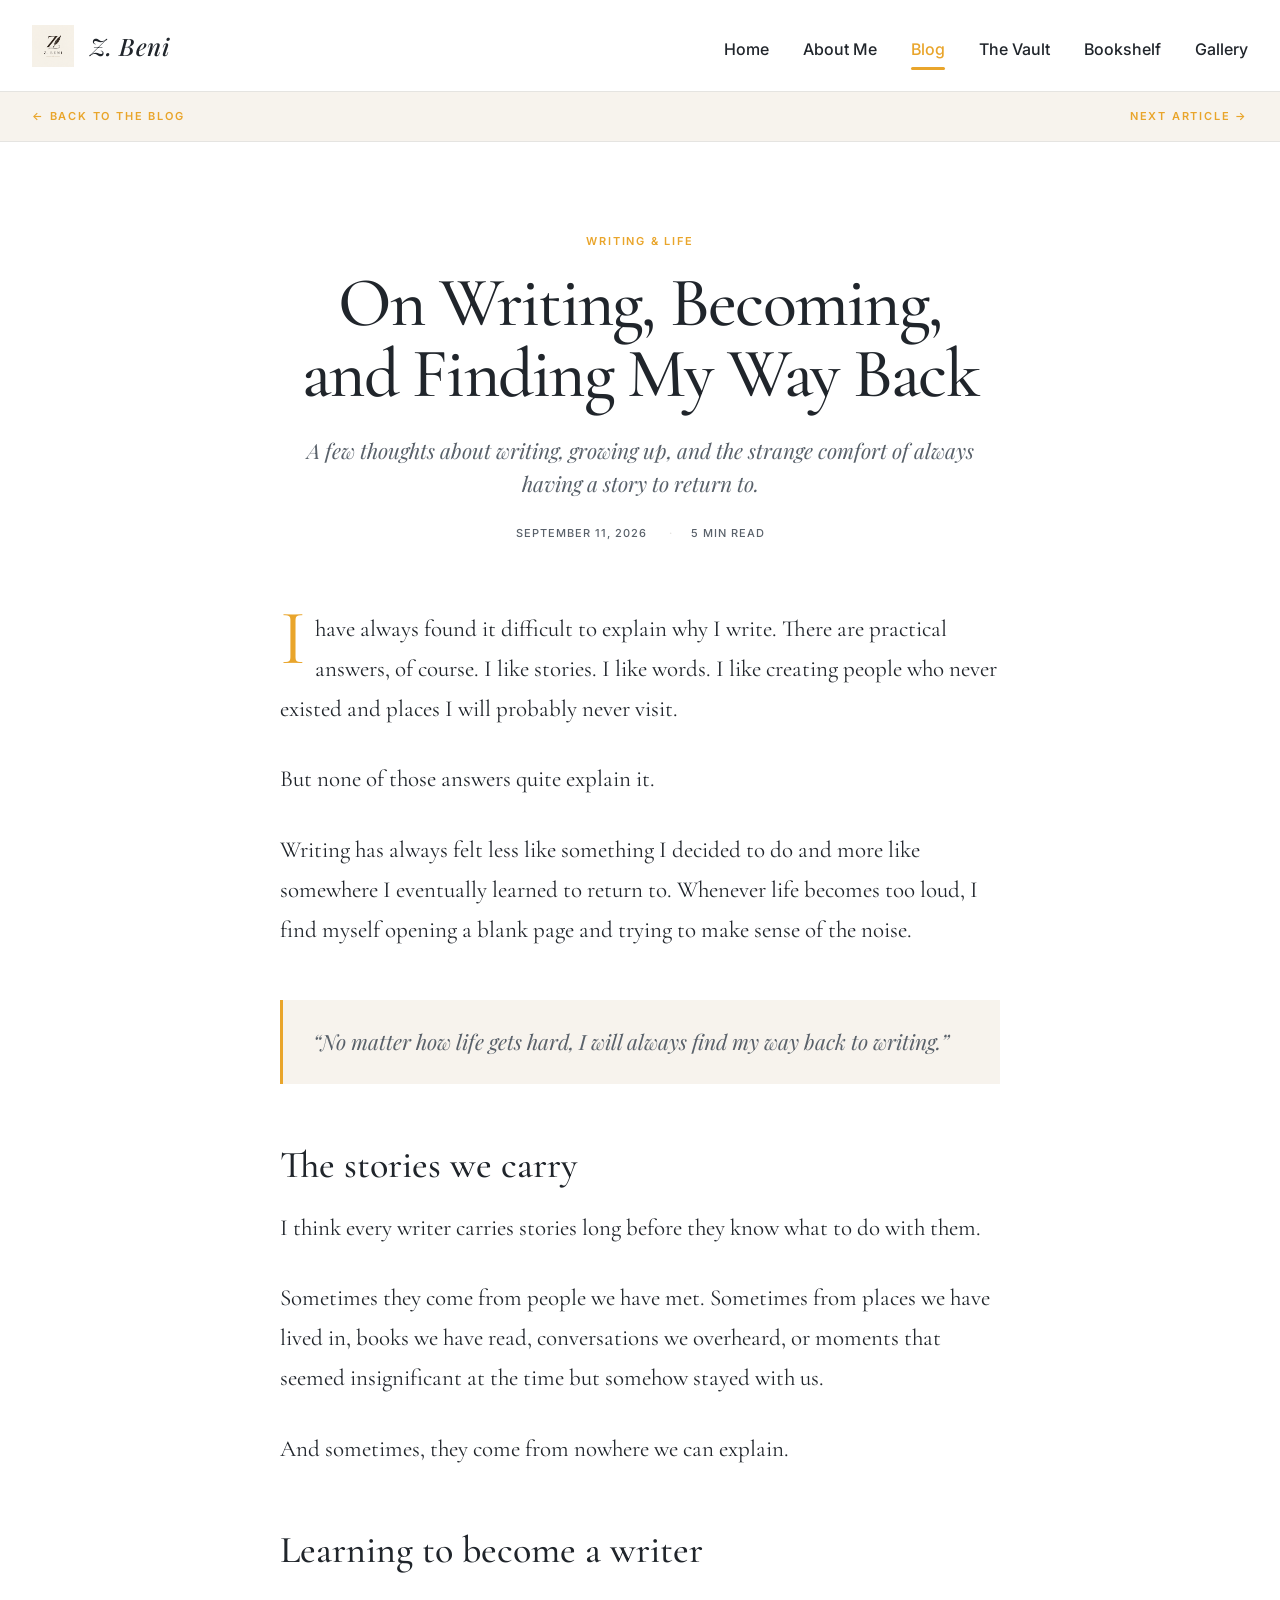
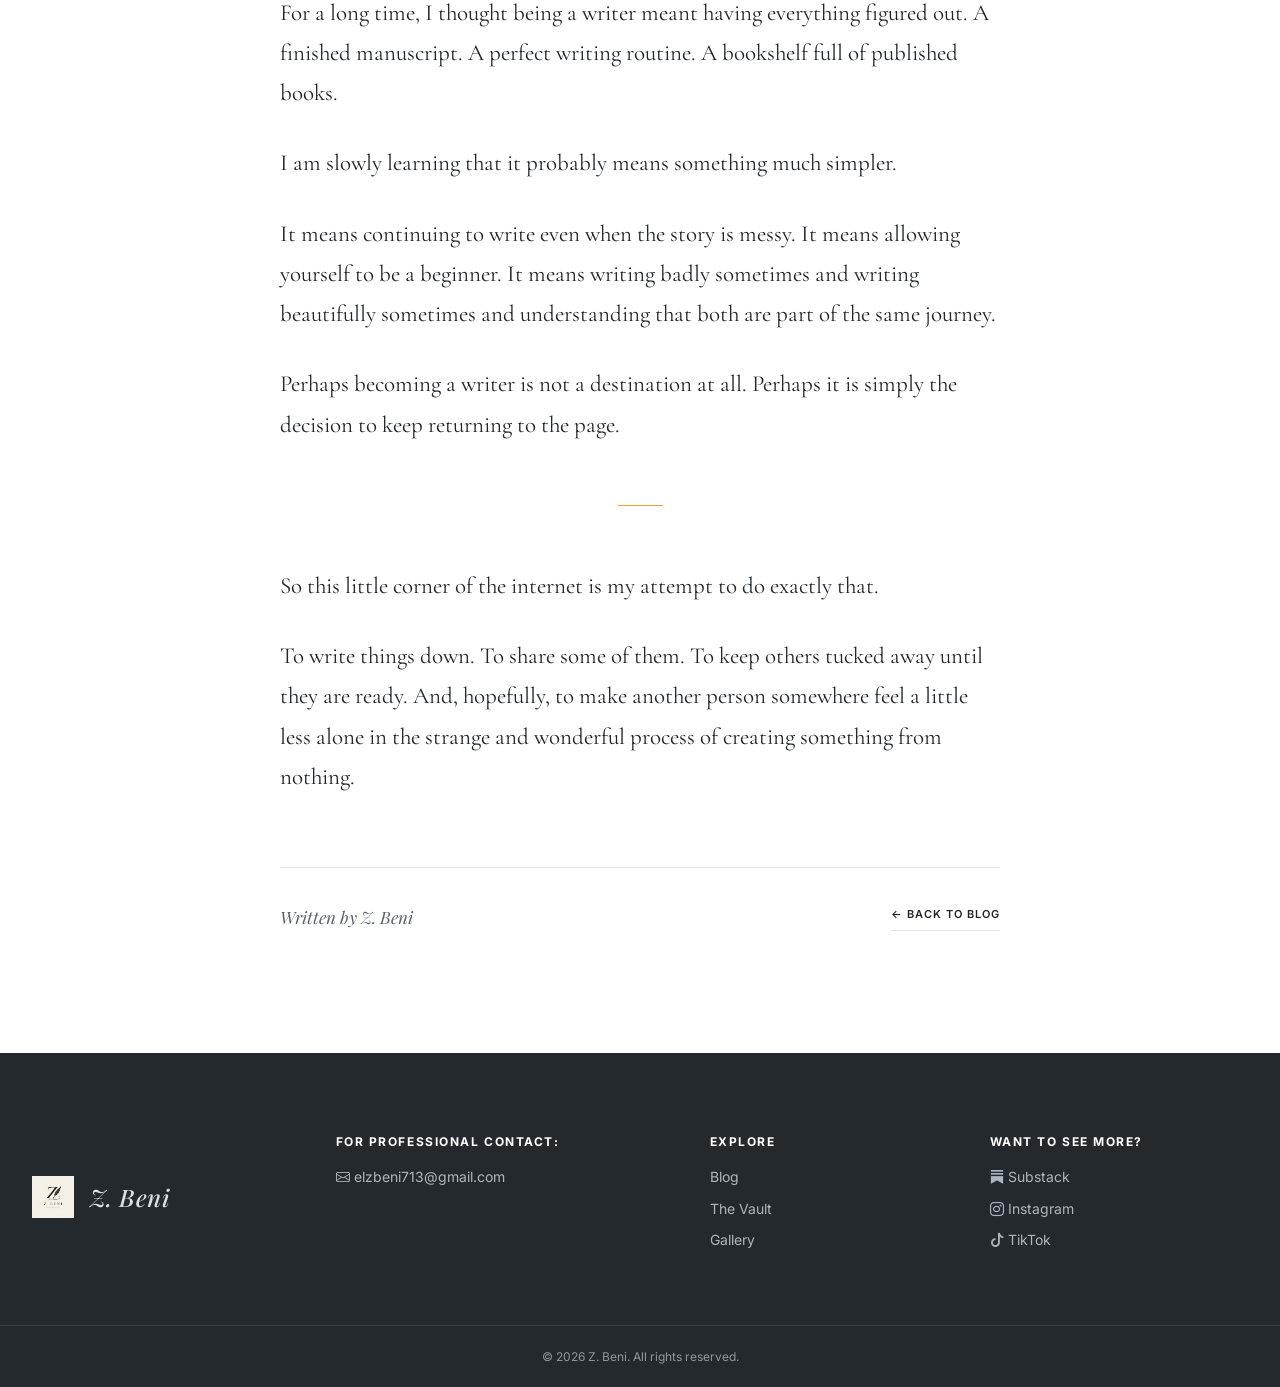
<file: blog-post-template.html>
<!DOCTYPE html>

<html lang="en">

<head>
  <meta charset="UTF-8">
  <meta name="viewport" content="width=device-width, initial-scale=1.0">
  <meta name="description" content="Z. Beni — writer, storyteller, and creative journal.">
  <link rel="stylesheet" href="https://cdn.jsdelivr.net/npm/bootstrap-icons@1.11.3/font/bootstrap-icons.min.css">
  <title>Z. Beni | About Me</title>
  <link rel="icon" type="image/png" href="assets/zlogo.png">

  <link rel="preconnect" href="https://fonts.googleapis.com">
  <link rel="preconnect" href="https://fonts.gstatic.com" crossorigin>

  <link
    href="https://fonts.googleapis.com/css2?family=Cormorant+Garamond:wght@400;500;600&family=Inter:wght@400;500;600&family=Playfair+Display:ital,wght@0,500;0,600;1,500&display=swap"
    rel="stylesheet">

  <link rel="stylesheet" href="styles.css">


  <style>
    /* ========================================
     PAGE TITLE
  ======================================== */

    .page-title {
      background: var(--cream);
      padding: 15px 0;
    }

    .page-title-inner {
      width: min(1340px, calc(100% - 64px));
      margin: auto;
      display: flex;
      justify-content: space-between;
      align-items: center;
    }

    .eyebrow {
      margin: 0;
      font-family: "Inter", sans-serif;
      font-size: 11px;
      font-weight: 600;
      letter-spacing: 1.8px;
      text-transform: uppercase;
      color: var(--accent);
      text-decoration: none;
      transition: color 0.2s ease;
    }
    
    .eyebrow:hover {
      color: var(--ink);
    }


    /* ========================================
     BLOG POST
  ======================================== */

    .post-page {
      width: min(850px, calc(100% - 64px));
      margin: 90px auto 120px;
    }


    /* ========================================
     POST HEADER
  ======================================== */

    .post-header {
      text-align: center;
      max-width: 760px;
      margin: 0 auto 65px;
    }

    .post-category {
      margin: 0 0 15px;

      font-family: "Inter", sans-serif;
      font-size: 11px;
      font-weight: 600;
      letter-spacing: 1.8px;
      text-transform: uppercase;

      color: var(--accent);
    }

    .post-header h1 {
      margin: 0 auto 25px;

      font-family: "Cormorant Garamond", serif;
      font-size: 70px;
      font-weight: 500;
      line-height: 1.02;

      color: var(--ink);
    }

    .post-intro {
      max-width: 680px;
      margin: 0 auto 25px;

      font-family: "Playfair Display", serif;
      font-size: 21px;
      line-height: 1.55;
      font-style: italic;

      color: var(--muted);
    }

    .post-meta {
      display: flex;
      justify-content: center;
      align-items: center;
      gap: 18px;

      font-family: "Inter", sans-serif;
      font-size: 11px;
      font-weight: 500;
      letter-spacing: 1px;
      text-transform: uppercase;

      color: var(--muted);
    }

    .post-meta span:not(:last-child)::after {
      content: "·";
      margin-left: 18px;
      color: var(--line);
    }





    /* ========================================
     ARTICLE
  ======================================== */

    .post-content {
      max-width: 720px;
      margin: auto;
    }

    .post-content p {
      margin: 0 0 30px;

      font-family: "Cormorant Garamond", serif;
      font-size: 23px;
      line-height: 1.75;

      color: var(--ink);
    }

    .post-content h2 {
      margin: 60px 0 20px;

      font-family: "Cormorant Garamond", serif;
      font-size: 38px;
      font-weight: 500;
      line-height: 1.15;

      color: var(--ink);
    }

    .post-content h3 {
      margin: 45px 0 15px;

      font-family: "Cormorant Garamond", serif;
      font-size: 30px;
      font-weight: 500;

      color: var(--ink);
    }

    .post-content strong {
      font-weight: 600;
    }

    .post-content em {
      font-style: italic;
    }

    .post-content a {
      color: var(--ink);
      text-decoration-color: var(--accent);
      text-underline-offset: 4px;
    }

    .post-content blockquote {
      margin: 50px 0;

      padding: 25px 30px;

      border-left: 3px solid var(--accent);

      background: var(--cream);

      font-family: "Playfair Display", serif;
      font-size: 21px;
      line-height: 1.6;
      font-style: italic;

      color: var(--muted);
    }


    /* ========================================
     DROP CAP
  ======================================== */

    .drop-cap::first-letter {
      float: left;

      margin-right: 9px;

      font-family: "Cormorant Garamond", serif;
      font-size: 78px;
      line-height: .75;

      color: var(--accent);
    }


    /* ========================================
     DIVIDER
  ======================================== */

    .post-divider {
      width: 45px;
      height: 1px;

      margin: 60px auto;

      background: var(--accent);
    }


    /* ========================================
     POST FOOTER
  ======================================== */

    .post-end {
      max-width: 720px;
      margin: 70px auto 0;

      padding-top: 35px;

      border-top: 1px solid var(--line);

      display: flex;
      justify-content: space-between;
      align-items: center;
      gap: 30px;
    }

    .post-author {
      margin: 0;

      font-family: "Playfair Display", serif;
      font-size: 17px;
      font-style: italic;

      color: var(--muted);
    }

    .back-link {
      display: block;
      width: max-content;

      font-family: "Inter", sans-serif;
      font-size: 11px;
      font-weight: 600;
      letter-spacing: 1px;
      text-transform: uppercase;

      text-decoration: none;

      color: var(--ink);

      border-bottom: 1px solid var(--line);

      padding-bottom: 5px;

      transition: .2s ease;
    }

    .back-link:hover {
      color: var(--accent);
      border-color: var(--accent);
    }


    /* ========================================
     MOBILE
  ======================================== */

    @media (max-width:720px) {

      .page-title {
        padding: 45px 0 50px;
      }

      .page-title-inner {
        width: calc(100% - 40px);
      }

      .page-title h1 {
        font-size: 48px;
      }

      .post-page {
        width: calc(100% - 40px);
        margin: 65px auto 90px;
      }

      .post-header {
        margin-bottom: 50px;
      }

      .post-header h1 {
        font-size: 54px;
      }

      .post-intro {
        font-size: 19px;
      }

      .post-meta {
        flex-wrap: wrap;
        gap: 10px;
      }



      .post-content p {
        font-size: 21px;
        line-height: 1.7;
      }

      .post-content h2 {
        font-size: 34px;
        margin-top: 50px;
      }

      .post-content h3 {
        font-size: 28px;
      }

      .post-content blockquote {
        font-size: 19px;
        padding: 20px 22px;
      }

      .post-end {
        flex-direction: column;
        align-items: flex-start;
      }

    }


    @media (max-width:450px) {

      .page-title-inner {
        width: calc(100% - 28px);
      }

      .post-page {
        width: calc(100% - 28px);
      }

      .post-header h1 {
        font-size: 47px;
      }

      .post-intro {
        font-size: 18px;
      }

      .post-content p {
        font-size: 20px;
      }

      .post-content h2 {
        font-size: 31px;
      }

    }
  </style>

</head>


<body>


  <!-- ========================================
     HEADER
======================================== -->

  <header class="site-header">

    <div class="nav-wrap">

      <a class="brand" href="index.html" aria-label="Z. Beni home">

        <img src="assets/zlogo.png" alt="Z. Beni logo">

        <span>Z. Beni</span>

      </a>


      <button class="menu-toggle" aria-label="Open menu" aria-expanded="false">
        ☰
      </button>


      <nav class="nav">

        <a href="index.html">
          Home
        </a>

        <a href="aboutme.html">
          About Me
        </a>

        <a class="active" href="blog.html">
          Blog
        </a>

        <a href="vault.html">
          The Vault
        </a>

        <a href="bookshelf.html">
          Bookshelf
        </a>

        <a href="gallery.html">
          Gallery
        </a>

      </nav>

    </div>

  </header>



  <!-- ========================================
     PAGE TITLE
======================================== -->

  <div class="page-title">

    <div class="page-title-inner">

      <a class="eyebrow" href="blog.html">
        &larr; Back to the Blog
      </a>
      <a class="eyebrow" href="blog-post-template.html">
        Next Article &rarr;
      </a>

    </div>

  </div>



  <!-- ========================================
     BLOG POST
======================================== -->

  <main class="post-page">


    <!-- POST HEADER -->

    <header class="post-header">

      <p class="post-category">
        Writing & Life
      </p>

      <h1>
        On Writing, Becoming,
        <br>
        and Finding My Way Back
      </h1>

      <p class="post-intro">
        A few thoughts about writing, growing up,
        and the strange comfort of always having
        a story to return to.
      </p>


      <div class="post-meta">

        <span>
          September 11, 2026
        </span>

        <span>
          5 min read
        </span>

      </div>

    </header>







    <!-- ARTICLE -->

    <article class="post-content">


      <p class="drop-cap">
        I have always found it difficult to explain why I write.
        There are practical answers, of course. I like stories.
        I like words. I like creating people who never existed
        and places I will probably never visit.
      </p>


      <p>
        But none of those answers quite explain it.
      </p>


      <p>
        Writing has always felt less like something I decided to do
        and more like somewhere I eventually learned to return to.
        Whenever life becomes too loud, I find myself opening a blank
        page and trying to make sense of the noise.
      </p>


      <blockquote>
        “No matter how life gets hard, I will always find my way
        back to writing.”
      </blockquote>


      <h2>
        The stories we carry
      </h2>


      <p>
        I think every writer carries stories long before they know
        what to do with them.
      </p>


      <p>
        Sometimes they come from people we have met. Sometimes from
        places we have lived in, books we have read, conversations
        we overheard, or moments that seemed insignificant at the
        time but somehow stayed with us.
      </p>


      <p>
        And sometimes, they come from nowhere we can explain.
      </p>


      <h2>
        Learning to become a writer
      </h2>


      <p>
        For a long time, I thought being a writer meant having
        everything figured out. A finished manuscript. A perfect
        writing routine. A bookshelf full of published books.
      </p>


      <p>
        I am slowly learning that it probably means something much
        simpler.
      </p>


      <p>
        It means continuing to write even when the story is messy.
        It means allowing yourself to be a beginner. It means writing
        badly sometimes and writing beautifully sometimes and
        understanding that both are part of the same journey.
      </p>


      <p>
        Perhaps becoming a writer is not a destination at all.
        Perhaps it is simply the decision to keep returning to the
        page.
      </p>


      <div class="post-divider"></div>


      <p>
        So this little corner of the internet is my attempt to do
        exactly that.
      </p>


      <p>
        To write things down. To share some of them. To keep others
        tucked away until they are ready. And, hopefully, to make
        another person somewhere feel a little less alone in the
        strange and wonderful process of creating something from
        nothing.
      </p>


    </article>



    <!-- POST FOOTER -->

    <div class="post-end">

      <div class="post-author">
        Written by Z. Beni
      </div>

      <a href="blog.html" class="back-link">
        ← Back to Blog
      </a>

    </div>


  </main>



  <footer class="site-footer">

    <div class="container footer-grid">
      <a class="brand" href="index.html" aria-label="Z. Beni home">
        <img src="assets/zlogo.png" alt="Z. Beni logo">
        <span>Z. Beni</span>
      </a>


      <div class="professional-contact">

        <h4>For professional contact:</h4>

        <a href="mailto:elzbeni713@gmail.com">
          <i class="bi bi-envelope"></i>
          elzbeni713@gmail.com
        </a>

      </div>


      <div>

        <h4>Explore</h4>

        <a href="blog.html">Blog</a>
        <a href="vault.html">The Vault</a>
        <a href="gallery.html">Gallery</a>

      </div>


      <div>

        <h4>Want to see more?</h4>

        <a href="https://substack.com/@zbeni" data-demo-link>
          <i class="bi bi-substack"></i>
          Substack
        </a>

        <a href="https://www.instagram.com/authorzbeniz/" data-demo-link>
          <i class="bi bi-instagram"></i>
          Instagram
        </a>

        <a href="https://www.tiktok.com/@authorzbeniz?_r=1&_t=ZS-99d5FyFltzw/" data-demo-link>
          <i class="bi bi-tiktok"></i>
          TikTok
        </a>

      </div>

    </div>

    <div class="copyright">
      © <span id="year"></span> Z. Beni. All rights reserved.
    </div>

  </footer>




  <!-- ========================================
     JAVASCRIPT
======================================== -->

  <script>

    /* Current year */

    const year = document.getElementById("year");

    if (year) {
      year.textContent = new Date().getFullYear();
    }


    /* Mobile menu */

    const menuToggle =
      document.querySelector(".menu-toggle");

    const nav =
      document.querySelector(".nav");


    if (menuToggle && nav) {

      menuToggle.addEventListener("click", () => {

        const isOpen =
          nav.classList.toggle("open");

        menuToggle.setAttribute(
          "aria-expanded",
          isOpen
        );

      });

    }

  </script>

</body>

</html>
</file>
<file: styles.css>
:root{
  --ink:#20252b;
  --muted:#59616a;
  --cream:#f7f3ed;
  --paper:#fbfaf8;
  --line:#e5e4e1;
  --dark:#24292e;
  --accent:#e9a52b;
  --max:1340px;
}

*{
  box-sizing:border-box;
}

html{
  scroll-behavior:smooth;
}

body{
  margin:0;
  color:var(--ink);
  background:#fff;
  font-family:Inter,Arial,sans-serif;
  font-size:16px;
  line-height:1.75;
}

img{
  max-width:100%;
  display:block;
}

a{
  color:inherit;
  text-decoration:none;
}

button,
input{
  font:inherit;
}

.container{
  width:min(var(--max),calc(100% - 64px));
  margin-inline:auto;
}


/* =========================
   HEADER
========================= */

.site-header{
  height:92px;
  border-bottom:1px solid var(--line);
  background:#fff;
  position:sticky;
  top:0;
  z-index:50;
}

.nav-wrap{
  height:100%;
  width:min(var(--max),calc(100% - 64px));
  margin:auto;
  display:flex;
  align-items:center;
  justify-content:space-between;
}

/*//.resource-list{
  text-align: center;
}//*/

.resource-list a{
  color:var(--accent);
  text-decoration:underline;
}

.resource-list a:hover{
  color:var(--ink);
}

.signature img{
  width:150px;
  height:auto;
  margin:0 auto;
}


/* Small logo in the corner */

.brand{
  display:flex;
  align-items:center;
  gap:16px;
}

.brand img{
  width:42px;
  height:42px;
  object-fit:contain;
  display:block;
}

.brand span{
  display:block;
  font-family:"Playfair Display",serif;
  font-size:24px;
  font-style:italic;
  font-weight:500;
  letter-spacing:.02em;
}


/* Navigation */

.nav{
  display:flex;
  align-items:center;
  gap:34px;
}

.nav a{
  font-size:16px;
  font-weight:500;
  padding:32px 0 25px;
  position:relative;
  transition:color .2s ease;
}


/* Header link hover */

.nav a:hover{
  color:var(--accent);
}


/* Current page */

.nav a.active{
  color:var(--accent);
}

.nav a.active:after{
  content:"";
  height:3px;
  background:var(--accent);
  position:absolute;
  left:0;
  right:0;
  bottom:18px;
  border-radius:3px;
}


/* Hover underline */

.nav a:not(.active):hover:after{
  content:"";
  height:3px;
  background:var(--accent);
  position:absolute;
  left:0;
  right:0;
  bottom:18px;
  border-radius:3px;
}

.menu-toggle{
  display:none;
  border:0;
  background:none;
  font-size:25px;
}


/* =========================
   TYPE
========================= */

h1,
h2,
h3,
h4{
  font-family:"Playfair Display",Georgia,serif;
  line-height:1.12;
  margin:0 0 20px;
}

h1{
  font-size:54px;
  letter-spacing:-.025em;
}

h2{
  font-size:37px;
}

h3{
  font-size:25px;
}

p{
  margin:0 0 22px;
}

.eyebrow{
  font-size:12px;
  text-transform:uppercase;
  letter-spacing:.18em;
  font-weight:600;
  color:var(--accent);
  margin-bottom:14px;
}

.big-eyebrow{
  font-size:30px;
  text-transform:uppercase;
  letter-spacing:.18em;
  font-weight:600;
  color:var(--accent);
  margin-bottom:14px;
}

.lead{
  font-family:"Cormorant Garamond",serif;
  font-size:26px;
  line-height:1.4;
}

.text-link{
  font-weight:600;
  color:var(--ink);
  border-bottom:1px solid var(--ink);
  padding-bottom:2px;
  transition:.2s;
}

.text-link:hover{
  color:var(--accent);
  border-color:var(--accent);
}


/* =========================
   IMAGES / PLACEHOLDERS
========================= */

.image-slot{
  position:relative;
  overflow:hidden;
  background:var(--cream);
}

.image-slot img{
  width:100%;
  height:100%;
  object-fit:cover;
  position:relative;
  z-index:2;
}

.image-placeholder{
  position:absolute;
  inset:0;
  display:grid;
  place-content:center;
  text-align:center;
  color:#8b867f;
  background:linear-gradient(135deg,#eee8df,#faf8f4);
  font-size:13px;
  letter-spacing:.12em;
}

.image-placeholder small{
  display:block;
  font-size:10px;
  letter-spacing:.04em;
  margin-top:6px;
  color:#aaa39b;
}

.image-slot img + .image-placeholder{
  z-index:1;
}


/* =========================
   HOME
========================= */

.home-grid{
  display:grid;
  grid-template-columns:minmax(0,1fr) 350px;
  gap:62px;
  padding-top:95px;
  padding-bottom:95px;
}

.main-column{
  max-width:900px;
}

.hero-photo{
  height:530px;
  margin-bottom:55px;
}

.hero-photo img{
  object-position:center;
}

.sidebar{
  display:flex;
  flex-direction:column;
  gap:52px;
}

.sidebar-card h2{
  font-size:31px;
}

.portrait{
  width:195px;
  height:290px;
  border-radius:0;
  margin:28px 0 38px;
}

.about-card p{
  font-size:15px;
}

.resource-list{
  margin:35px 0 42px;
  display:grid;
  gap:13px;
  font-size:16px;
}

.resource-list div:first-letter{
  color:var(--accent);
}

.connect-card label{
  display:block;
  font-size:14px;
  margin-bottom:7px;
}

.connect-card label span{
  font-size:12px;
}

.connect-card input{
  width:100%;
  height:52px;
  border:1px solid #d8d8d8;
  padding:0 14px;
  margin-bottom:10px;
  outline:none;
}

.connect-card input:focus{
  border-color:var(--accent);
}

.dark-btn{
  border:0;
  background:#30353a;
  color:#fff;
  border-radius:28px;
  padding:13px 31px;
  cursor:pointer;
}

.form-message{
  font-size:12px;
  color:#63705e;
  margin:10px 0 0;
}

.pill-btn{
  display:block;
  background:#30353a;
  color:white;
  width:140px;
  text-align:center;
  padding:12px 20px;
  border-radius:30px;
  margin:20px 0;
  transition:.2s;
}

.pill-btn:hover{
  transform:translateY(-2px);
  background:#1f2327;
}


/* =========================
   FEATURED
========================= */

.featured-section{
  background:var(--paper);
  padding:85px 0 105px;
  border-top:1px solid #f0efec;
}

.section-heading{
  display:flex;
  align-items:end;
  justify-content:space-between;
  margin-bottom:38px;
}

.section-heading h2{
  margin:0;
}

.post-grid{
  display:grid;
  grid-template-columns:repeat(3,1fr);
  gap:28px;
}

.post-image{
  height:230px;
  display:block;
  margin-bottom:25px;
}

.post-meta{
  font-size:11px;
  letter-spacing:.13em;
  font-weight:600;
  color:#85898d;
  margin-bottom:10px;
}

.post-card p:not(.post-meta){
  font-size:14px;
  color:var(--muted);
}

.post-card h3{
  font-size:23px;
}


/* =========================
   PAGE TITLE
========================= */

.page-title{
  background:#fafafa;
  border-bottom:1px solid var(--line);
  padding:52px 0 54px;
}

.page-title .container{
  position:relative;
}

.page-title h1{
  font-size:43px;
  margin:0;
}

.page-title .container>span{
  position:absolute;
  right:0;
  bottom:6px;
  color:#666;
  font-size:13px;
}


/* =========================
   BLOG
========================= */

.content-with-sidebar{
  display:grid;
  grid-template-columns:minmax(0,1fr) 330px;
  gap:65px;
  padding-top:65px;
  padding-bottom:100px;
}

.article-list{
  max-width:850px;
}

.large-post{
  padding-bottom:75px;
  margin-bottom:70px;
  border-bottom:1px solid var(--line);
}

.large-post:last-child{
  margin-bottom:0;
}

.large-post-image{
  height:460px;
  margin-bottom:28px;
}

.large-post h2{
  font-size:37px;
}

.large-post p{
  max-width:780px;
  color:#454b51;
}

.category-list{
  display:flex;
  flex-direction:column;
  gap:8px;
}

.category-list a{
  border-bottom:1px solid var(--line);
  padding:8px 0;
}

.category-list a:hover{
  color:var(--accent);
}


/* =========================
   PORTFOLIO
========================= */

.portfolio-intro{
  max-width:730px;
  padding:75px 0 55px;
}

.portfolio-intro h2{
  font-size:45px;
}

.portfolio-grid{
  display:grid;
  grid-template-columns:repeat(3,1fr);
  gap:30px;
  padding-bottom:110px;
}

.work-card{
  border:1px solid var(--line);
  background:#fff;
}

.work-image{
  height:390px;
}

.work-info{
  padding:27px;
}

.work-info h3{
  font-size:28px;
}

.work-info p:not(.post-meta){
  font-size:14px;
  color:var(--muted);
}


/* =========================
   YOUTUBE
========================= */

.video-grid{
  display:grid;
  grid-template-columns:repeat(2,1fr);
  gap:55px 30px;
  padding-bottom:110px;
}

.video-thumb{
  display:block;
  height:340px;
  margin-bottom:25px;
}

.play{
  position:absolute;
  z-index:5;
  left:50%;
  top:50%;
  transform:translate(-50%,-50%);
  width:62px;
  height:62px;
  border-radius:50%;
  display:grid;
  place-items:center;
  background:rgba(35,39,44,.9);
  color:white;
  padding-left:3px;
  font-size:20px;
  transition:.2s;
}

.video-thumb:hover .play{
  transform:translate(-50%,-50%) scale(1.08);
}

.video-card p:not(.post-meta){
  font-size:14px;
  color:var(--muted);
}


/* =========================
   FOOTER
========================= */

.site-footer{
  background:var(--dark);
  color:#dbe0e4;
  padding-top:82px;
}

.footer-grid{
  display:grid;
  grid-template-columns:1.1fr 1.4fr 1fr 1.1fr;
  gap:45px;
  padding-bottom:65px;
}

.footer-brand{
  align-self:start;
  color:#fff;
}

.footer-grid p{
  color:#aeb6bd;
  font-size:14px;
}

.footer-grid h4{
  font-family:Inter,sans-serif;
  font-size:12px;
  text-transform:uppercase;
  letter-spacing:.13em;
  color:#fff;
  margin-bottom:17px;
}

.footer-grid>div a{
  display:block;
  color:#aeb6bd;
  font-size:14px;
  margin:7px 0;
}

.footer-grid>div a:hover{
  color:white;
}

.copyright{
  border-top:1px solid #3b4146;
  text-align:center;
  color:#8e979e;
  font-size:12px;
  padding:20px;
}


/* =========================
   BACK TO TOP
========================= */

.back-top{
  position:fixed;
  right:24px;
  bottom:24px;
  width:48px;
  height:48px;
  border:0;
  border-radius:50%;
  background:#b5b5b5;
  color:white;
  font-size:20px;
  cursor:pointer;
  opacity:0;
  pointer-events:none;
  transition:.2s;
}

.back-top.show{
  opacity:1;
  pointer-events:auto;
}


/* =========================
   GENERAL LINKS
========================= */

p a{
  color:var(--accent);
  text-decoration:underline;
}

p a:hover{
  color:var(--ink);
}


/* =========================================================
   BOOKSHELF — DESKTOP
========================================================= */

.bookshelf-intro{
  width:min(1100px,calc(100% - 80px));
  margin:75px auto 80px;
  text-align:center;
}

.bookshelf-intro h1{
  font-size:clamp(55px,7vw,95px);
  margin-bottom:25px;
}

.bookshelf-intro p:last-child{
  max-width:700px;
  margin:0 auto;
}


/* =========================
   BOOK SECTIONS
========================= */

.book-section{
  width:min(1700px,calc(100% - 80px));
  margin:0 auto 140px;
}

.favourites-section{
  background:var(--cream);
  padding:75px 55px 85px;
}


/* =========================
   FAVOURITES TITLE
========================= */

.book-section-title{
  display:flex;
  align-items:center;
  justify-content:center;
  gap:22px;
  text-align:center;
}

.book-section-title h2{
  font-family:"Cormorant Garamond",serif;
  font-size:clamp(38px,4vw,58px);
  line-height:1;
  color:var(--accent);
  margin:0;
}

.book-star{
  color:var(--accent);
  font-size:20px;
}

.gold-line{
  width:110px;
  height:2px;
  background:var(--accent);
  margin:22px auto 50px;
}


/* =========================
   MONTH HEADING
========================= */

.month-heading{
  display:grid;
  grid-template-columns:1fr auto 1fr;
  align-items:center;
  gap:30px;
  margin-bottom:50px;
}

.month-heading span{
  height:1px;
  background:var(--line);
}

.month-heading h2{
  font-family:"Cormorant Garamond",serif;
  font-size:clamp(34px,4vw,52px);
  line-height:1;
  color:var(--ink);
  text-align:center;
  white-space:nowrap;
  margin:0;
}


/* =========================
   CAROUSEL
========================= */

.book-carousel{
  display:flex;
  align-items:flex-start;
  gap:25px;
  width:100%;
  overflow:visible;
}


/*
   The track is the actual scrolling area.
   The arrows stay outside it, so they cannot disappear.
*/

.book-track{
  display:flex;
  gap:30px;

  flex:1 1 auto;
  min-width:0;

  overflow-x:auto;
  overflow-y:hidden;

  scroll-behavior:smooth;

  scrollbar-width:none;
  -ms-overflow-style:none;
}

.book-track::-webkit-scrollbar{
  display:none;
}


/* =========================
   BOOK CARDS
========================= */

/*
   6 cards:
   6 card widths + 5 gaps
*/

.book-card{
  flex:0 0 calc((100% - 150px) / 6);
  width:calc((100% - 150px) / 6);

  text-align:center;
}

.book-card img{
  width:100%;
  aspect-ratio:2 / 3;
  height:auto;

  object-fit:cover;

  display:block;

  margin-bottom:20px;

  box-shadow:0 10px 25px rgba(0,0,0,.12);

  transition:transform .25s ease;
}

.book-card img:hover{
  transform:translateY(-8px);
}

.book-card h3{
  font-family:"Cormorant Garamond",serif;
  font-size:25px;
  font-weight:600;
  line-height:1.25;

  margin:0 0 9px;

  color:var(--ink);
}

.rating{
  color:var(--accent);
  letter-spacing:4px;
  font-size:19px;
  margin-bottom:15px;
}

.book-comment{
  color:var(--muted);
  font-family:"Cormorant Garamond",serif;
  font-size:19px;
  line-height:1.5;
  margin:0;
}


/* =========================
   ARROWS
========================= */

.book-arrow{
  width:50px;
  height:50px;

  flex:0 0 50px;

  margin-top:160px;

  display:flex;
  align-items:center;
  justify-content:center;

  border:1px solid var(--line);
  background:#fff;
  color:var(--ink);

  font-size:36px;
  line-height:1;

  cursor:pointer;

  z-index:10;

  transition:
    background .2s ease,
    color .2s ease,
    border-color .2s ease;
}

.book-arrow:hover{
  background:var(--cream);
  border-color:var(--accent);
  color:var(--accent);
}


/* =========================================================
   TABLET — 720px
   2 FULL CARDS
========================================================= */

@media(max-width:720px){

  .container,
  .nav-wrap{
    width:calc(100% - 36px);
  }

  body{
    font-size:15px;
    line-height:1.65;
  }


  /* =========================
     HEADER
  ========================= */

  .site-header{
    height:75px;
  }

  .nav-wrap{
    position:relative;
  }

  .brand{
    gap:10px;
  }

  .brand img{
    width:36px;
    height:36px;
  }

  .brand span{
    font-size:20px;
  }

  .menu-toggle{
    display:block;
    border:0;
    background:none;
    color:var(--ink);
    font-size:25px;
    padding:5px;
    cursor:pointer;
  }

  .nav{
    display:none;
    position:absolute;
    top:75px;
    left:0;
    right:0;

    background:#fff;
    border-bottom:1px solid var(--line);

    padding:10px 18px 22px;

    flex-direction:column;
    gap:0;
    align-items:stretch;

    z-index:100;
  }

  .nav.open{
    display:flex;
  }

  .nav a{
    padding:12px 0;
    font-size:15px;
  }

  .nav a.active:after{
    bottom:4px;
  }

  .nav a:not(.active):hover:after{
    bottom:4px;
  }


  /* =========================
     TYPOGRAPHY
  ========================= */

  h1{
    font-size:42px;
  }

  h2{
    font-size:32px;
  }

  h3{
    font-size:23px;
  }

  .lead{
    font-size:22px;
  }

  .big-eyebrow{
    font-size:22px;
  }


  /* =========================
     HOME
  ========================= */

  .home-grid{
    grid-template-columns:1fr;
    gap:60px;
    padding-top:55px;
    padding-bottom:65px;
  }

  .main-column{
    max-width:none;
  }

  .hero-photo{
    height:380px;
    margin-bottom:40px;
  }

  .sidebar{
    gap:45px;
  }

  .sidebar-card h2{
    font-size:28px;
  }

  .portrait{
    width:165px;
    height:245px;
    margin:25px 0 30px;
  }

  .about-card p{
    font-size:14px;
  }

  .resource-list{
    margin:28px 0 35px;
    gap:12px;
    font-size:15px;
  }


  /* =========================
     SIGNATURE
  ========================= */

  .signature{
    margin:40px 0 20px;
  }

  .signature img{
    width:120px;
  }


  /* =========================
     CONNECT
  ========================= */

  .connect-card input{
    height:48px;
  }

  .dark-btn{
    width:100%;
    padding:12px 25px;
  }

  .pill-btn{
    width:135px;
  }


  /* =========================
     FEATURED
  ========================= */

  .featured-section{
    padding:60px 0 70px;
  }

  .section-heading{
    display:block;
    margin-bottom:30px;
  }

  .section-heading h2{
    margin-bottom:15px;
  }

  .post-grid{
    grid-template-columns:1fr;
    gap:35px;
  }

  .post-image{
    height:250px;
  }

  .post-card h3{
    font-size:24px;
  }


  /* =========================
     PAGE TITLE
  ========================= */

  .page-title{
    padding:42px 0 45px;
  }

  .page-title h1{
    font-size:38px;
  }

  .page-title .container>span{
    position:static;
    display:block;
    margin-top:10px;
    font-size:12px;
  }


  /* =========================
     BLOG
  ========================= */

  .content-with-sidebar{
    grid-template-columns:1fr;
    gap:55px;
    padding-top:50px;
    padding-bottom:70px;
  }

  .article-list{
    max-width:none;
  }

  .large-post{
    padding-bottom:50px;
    margin-bottom:50px;
  }

  .large-post-image{
    height:300px;
    margin-bottom:22px;
  }

  .large-post h2{
    font-size:31px;
  }

  .large-post p{
    font-size:15px;
  }


  /* =========================
     PORTFOLIO
  ========================= */

  .portfolio-intro{
    padding:55px 0 40px;
  }

  .portfolio-intro h2{
    font-size:35px;
  }

  .portfolio-grid{
    grid-template-columns:1fr;
    gap:30px;
    padding-bottom:75px;
  }

  .work-image{
    height:330px;
  }

  .work-info{
    padding:24px;
  }

  .work-info h3{
    font-size:26px;
  }


  /* =========================
     YOUTUBE
  ========================= */

  .video-grid{
    grid-template-columns:1fr;
    gap:45px;
    padding-bottom:75px;
  }

  .video-thumb{
    height:260px;
    margin-bottom:20px;
  }

  .play{
    width:55px;
    height:55px;
  }


  /* =========================
     VAULT
  ========================= */

  .vault-grid{
    grid-template-columns:1fr;
    gap:25px;
  }

  .vault-card{
    padding:25px;
  }


  /* =========================
     BOOKSHELF INTRO
  ========================= */

  .bookshelf-intro{
    width:calc(100% - 36px);
    margin:75px auto 60px;
    padding:0 18px;
  }

  .bookshelf-intro h1{
    font-size:clamp(48px,13vw,70px);
  }

  .bookshelf-intro p:last-child{
    font-size:18px;
  }


  /* =========================
     BOOK SECTIONS
  ========================= */

  .book-section{
    width:calc(100% - 36px);
    margin-bottom:100px;
  }

  .favourites-section{
    padding:55px 22px 65px;
  }


  /* =========================
     FAVOURITES TITLE
  ========================= */

  .book-section-title{
    padding:10px 18px;
    gap:14px;
  }

  .book-section-title h2{
    font-size:35px;
    color:var(--accent);
  }

  .book-star{
    font-size:22px;
  }

  .gold-line{
    margin:27px auto 48px;
  }


  /* =========================
     MONTH TITLES
  ========================= */

  .month-heading{
    gap:14px;
    margin-bottom:48px;
  }

  .month-heading h2{
    font-size:30px;
    padding:10px 17px;
    color:var(--ink);
    white-space:normal;
  }


  /* =========================
     CAROUSEL
  ========================= */

  .book-carousel{
    display:flex;
    align-items:flex-start;
    gap:12px;
    width:100%;
    overflow:visible;
  }

  .book-track{
    display:flex;
    gap:24px;

    flex:1 1 auto;
    min-width:0;

    overflow-x:auto;
    overflow-y:hidden;

    scrollbar-width:none;
    -ms-overflow-style:none;
  }

  .book-track::-webkit-scrollbar{
    display:none;
  }


  /*
     2 equal cards visible.
     1 gap = 24px.
  */

  .book-card{
    flex:0 0 calc((100% - 24px) / 2);
    width:calc((100% - 24px) / 2);
  }

  .book-card img{
    width:100%;
    height:auto;
    aspect-ratio:2 / 3;
    object-fit:cover;
  }

  .book-card h3{
    font-size:22px;
    line-height:1.25;
    margin:20px 0 9px;
    color:var(--ink);
  }

  .rating{
    font-size:18px;
    letter-spacing:3px;
    margin-bottom:14px;
  }

  .book-comment{
    font-size:19px;
    line-height:1.5;
  }


  /* =========================
     ARROWS
  ========================= */

  .book-arrow{
    width:40px;
    height:40px;
    flex:0 0 40px;

    margin-top:125px;

    font-size:29px;

    z-index:10;
  }


  /* =========================
     FOOTER
  ========================= */

  .site-footer{
    padding-top:60px;
  }

  .footer-grid{
    grid-template-columns:1fr;
    gap:35px;
    padding-bottom:45px;
    text-align:center;
  }

  .footer-brand{
    text-align:center;
  }

  .footer-grid>div a{
    margin:6px 0;
  }

  .copyright{
    padding:18px 12px;
  }


  /* =========================
     BACK TO TOP
  ========================= */

  .back-top{
    right:16px;
    bottom:16px;
    width:42px;
    height:42px;
  }
}


/* =========================================================
   SMALL PHONES — 450px
   1 FULL CARD
========================================================= */

@media(max-width:450px){

  .container,
  .nav-wrap{
    width:calc(100% - 28px);
  }


  /* =========================
     HEADER
  ========================= */

  .brand{
    gap:8px;
  }

  .brand img{
    width:34px;
    height:34px;
  }

  .brand span{
    font-size:19px;
  }


  /* =========================
     TYPOGRAPHY
  ========================= */

  h1{
    font-size:38px;
  }

  h2{
    font-size:29px;
  }

  h3{
    font-size:22px;
  }

  .lead{
    font-size:20px;
  }


  /* =========================
     HOME
  ========================= */

  .hero-photo{
    height:300px;
  }

  .portrait{
    width:150px;
    height:225px;
  }


  /* =========================
     BOOKSHELF INTRO
  ========================= */

  .bookshelf-intro{
    width:calc(100% - 28px);
    margin:60px auto 50px;
    padding:0 14px;
  }

  .bookshelf-intro h1{
    font-size:46px;
  }

  .bookshelf-intro p:last-child{
    font-size:17px;
  }


  /* =========================
     BOOK SECTIONS
  ========================= */

  .book-section{
    width:calc(100% - 28px);
    margin-bottom:90px;
  }

  .favourites-section{
    padding:45px 16px 55px;
  }


  /* =========================
     FAVOURITES TITLE
  ========================= */

  .book-section-title{
    padding:8px 12px;
    gap:9px;
  }

  .book-section-title h2{
    font-size:30px;
    color:var(--accent);
  }

  .book-star{
    font-size:18px;
  }

  .gold-line{
    width:80px;
    margin:24px auto 42px;
  }


  /* =========================
     MONTH TITLES
  ========================= */

  .month-heading{
    gap:7px;
    margin-bottom:42px;
  }

  .month-heading h2{
    font-size:25px;
    padding:7px 10px;
    color:var(--ink);
  }


  /* =========================
     CAROUSEL
  ========================= */

  .book-carousel{
    width:100%;
    display:flex;
    align-items:flex-start;
    gap:8px;
    overflow:visible;
  }

  .book-track{
    display:flex;
    gap:20px;

    flex:1 1 auto;
    min-width:0;

    overflow-x:auto;
    overflow-y:hidden;

    scrollbar-width:none;
    -ms-overflow-style:none;
  }

  .book-track::-webkit-scrollbar{
    display:none;
  }


  /*
     One full card visible on small phones.
  */

  .book-card{
    flex:0 0 100%;
    width:100%;
  }

  .book-card img{
    width:100%;
    height:auto;
    aspect-ratio:2 / 3;
    object-fit:cover;
  }

  .book-card h3{
    font-size:23px;
    line-height:1.25;
    margin:19px 0 8px;
    color:var(--ink);
  }

  .rating{
    font-size:17px;
    letter-spacing:3px;
    margin-bottom:13px;
  }

  .book-comment{
    font-size:18px;
    line-height:1.5;
  }


  /* =========================
     ARROWS
  ========================= */

  .book-arrow{
    width:34px;
    height:34px;
    flex:0 0 34px;

    margin-top:105px;

    font-size:25px;

    z-index:10;
  }


  /* =========================
     PORTFOLIO
  ========================= */

  .work-image{
    height:280px;
  }

  .work-info{
    padding:20px;
  }

  .work-info h3{
    font-size:24px;
  }


  /* =========================
     YOUTUBE
  ========================= */

  .video-thumb{
    height:220px;
  }


  /* =========================
     FOOTER
  ========================= */

  .site-footer{
    padding-top:50px;
  }

  .footer-grid{
    gap:30px;
  }

  .signature img{
    width:105px;
  }
}

/* =========================
ABOUT ME PAGE
========================= */

.about-page{
width:min(1340px, calc(100% - 80px));
margin:90px auto 30px;
}

.about-layout{
display:grid;
grid-template-columns:minmax(0, 1.25fr) minmax(320px, .75fr);
gap:90px;
align-items:start;
}

/* =========================
LEFT — INTRODUCTION
========================= */

.about-introduction{
padding-top:25px;
}

.about-introduction h1{
font-family:"Cormorant Garamond",serif;
font-size:clamp(55px, 7vw, 90px);
font-weight:500;
line-height:.95;
margin:0 0 35px;
color:var(--ink);
}

.about-text{
max-width:720px;
}

.about-text p{
font-family:"Cormorant Garamond",serif;
font-size:25px;
line-height:1.55;
color:var(--muted);
margin:0 0 25px;
}

.quote-card{
  margin:25px auto 130px;
  max-width:650px;
  padding:35px 40px;
  background:var(--cream);
  border-left:3px solid var(--accent);
  text-align:center;
}

.quote-card p{
  font-family:"Playfair Display",serif;
  font-size:24px;
  line-height:1.45;
  font-style:italic;
  color:var(--ink);
  margin:0;
}



/* =========================
RIGHT — PORTRAIT + CONTACT
========================= */

.about-sidebar{
display:flex;
flex-direction:column;
align-items:stretch;
gap:30px;
}

/* =========================
PORTRAIT
========================= */

.about-sidebar .portrait{
width:100%;
max-width:420px;
aspect-ratio:1 / 1;
margin:0 auto;
overflow:hidden;
}

.about-sidebar .portrait img{
width:100%;
height:100%;
aspect-ratio:1 / 1;
object-fit:cover;
display:block;
}

.about-sidebar .portrait .image-placeholder{
width:100%;
height:100%;
aspect-ratio:1 / 1;
}

/* =========================
CONNECT CARD
========================= */

.about-sidebar .connect-card{
width:100%;
max-width:420px;
margin:0 auto;
text-align:center;
padding:35px 30px;
background:var(--cream);
}

.about-sidebar .connect-card h2{
font-family:"Cormorant Garamond",serif;
font-size:38px;
font-weight:500;
margin:0 0 25px;
color:var(--ink);
}

.about-sidebar .pill-btn{
display:block;
width:100%;
margin:10px 0;
}

/* =========================
PROFESSIONAL CONTACT
========================= */

.about-sidebar .professional-contact{
margin:30px 0 5px;
padding-top:25px;
border-top:1px solid var(--line);
}

.about-sidebar .professional-contact h4{
margin:0 0 8px;
font-family:"Inter",sans-serif;
font-size:12px;
font-weight:600;
text-transform:uppercase;
letter-spacing:1.5px;
color:var(--muted);
}

.about-sidebar .professional-contact .pill-btn{
display:block;
width:100%;
margin:10px 0 0;
}

/* =========================
ABOUT ME — TABLET
========================= */

@media (max-width:720px){

.about-page{
width:calc(100% - 36px);
margin:65px auto 90px;
}

.about-layout{
grid-template-columns:1fr;
gap:60px;
}

.about-introduction{
padding-top:0;
}

.about-introduction h1{
font-size:58px;
margin-bottom:28px;
}

.about-text{
max-width:none;
}

.about-text p{
font-size:22px;
line-height:1.5;
margin-bottom:22px;
}


  .quote-card{
    margin:25px auto 130px;
    padding:28px 25px;
    text-align:center;
  }

  .quote-card p{
    font-size:21px;
    text-align:center;
  }



.about-sidebar{
gap:25px;
}

.about-sidebar .portrait,
.about-sidebar .connect-card{
max-width:500px;
}

.about-sidebar .portrait{
aspect-ratio:1 / 1;
}

.about-sidebar .portrait img,
.about-sidebar .portrait .image-placeholder{
aspect-ratio:1 / 1;
}

}

/* =========================
ABOUT ME — PHONE
========================= */

@media (max-width:450px){

.about-page{
width:calc(100% - 28px);
margin:50px auto 75px;
}

.about-layout{
gap:50px;
}

.about-introduction h1{
font-size:48px;
line-height:1;
margin-bottom:25px;
}

.about-text p{
font-size:20px;
line-height:1.5;
margin-bottom:20px;
}


  .quote-card{
    margin:25px auto 130px;
    padding:25px 20px;
    text-align:center;
  }

  .quote-card p{
    font-size:19px;
    text-align:center;
  }



.about-sidebar{
gap:22px;
}

.about-sidebar .portrait,
.about-sidebar .connect-card{
max-width:100%;
}

.about-sidebar .portrait{
aspect-ratio:1 / 1;
}

.about-sidebar .portrait img,
.about-sidebar .portrait .image-placeholder{
aspect-ratio:1 / 1;
}

.about-sidebar .connect-card{
padding:30px 22px;
}

.about-sidebar .connect-card h2{
font-size:34px;
}

.about-sidebar .professional-contact{
margin-top:25px;
padding-top:22px;
}


}

.about-sidebar .professional-contact{
  margin:30px 0 5px;
  padding-top:25px;
  border-top:1px solid var(--line);
}

.about-sidebar .professional-contact h4{
  margin:0 0 15px;
  font-family:"Inter",sans-serif;
  font-size:12px;
  font-weight:600;
  text-transform:uppercase;
  letter-spacing:1.5px;
  color:var(--muted);
}

.about-sidebar .professional-contact .pill-btn{
  display:block;
  width:100%;
  margin:10px 0 0;
}
/* =========================
   GALLERY
========================= */

.gallery-month{
  margin:80px 0 110px;
}

.gallery-heading{
  display:flex;
  align-items:end;
  justify-content:space-between;
  gap:30px;
  margin-bottom:30px;
}

.gallery-heading h2{
  font-family:"Cormorant Garamond",serif;
  font-size:48px;
  font-weight:500;
  line-height:1;
  margin:0;
  color:var(--ink);
}

.gallery-arrows{
  display:flex;
  gap:10px;
}

.gallery-arrows button{
  width:42px;
  height:42px;
  border:1px solid var(--line);
  background:var(--paper);
  color:var(--ink);
  cursor:pointer;
  display:flex;
  align-items:center;
  justify-content:center;
  font-size:18px;
  transition:.2s ease;
}

.gallery-arrows button:hover{
  background:var(--cream);
  border-color:var(--accent);
}

.gallery-carousel{
  overflow:hidden;
}

.gallery-track{
  display:flex;
  gap:24px;
  overflow-x:auto;
  scroll-behavior:smooth;
  scrollbar-width:none;
  padding-bottom:10px;
}

.gallery-track::-webkit-scrollbar{
  display:none;
}

.gallery-card{
  flex:0 0 calc((100% - 72px) / 4);
  min-width:0;
}

.gallery-image{
  width:100%;
  aspect-ratio:1 / 1;
  overflow:hidden;
  margin-bottom:18px;
}

.gallery-image img{
  width:100%;
  height:100%;
  object-fit:cover;
  display:block;
}

.gallery-date{
  font-family:"Inter",sans-serif;
  font-size:11px;
  font-weight:600;
  letter-spacing:1.5px;
  color:var(--muted);
  margin:0 0 7px;
  text-transform:uppercase;
}

.gallery-caption{
  font-family:"Cormorant Garamond",serif;
  font-size:21px;
  line-height:1.35;
  color:var(--ink);
  margin:0;
}


/* =========================
   GALLERY MOBILE
========================= */

@media (max-width:720px){

  .gallery-month{
    margin:60px 0 80px;
  }

  .gallery-heading{
    align-items:center;
    margin-bottom:25px;
  }

  .gallery-heading h2{
    font-size:40px;
  }

  .gallery-card{
    flex:0 0 calc((100% - 24px) / 2);
  }

}

@media (max-width:450px){

  .gallery-month{
    margin:50px 0 70px;
  }

  .gallery-heading h2{
    font-size:36px;
  }

  .gallery-card{
    flex:0 0 82%;
  }

  .gallery-caption{
    font-size:19px;
  }

}
</file>
